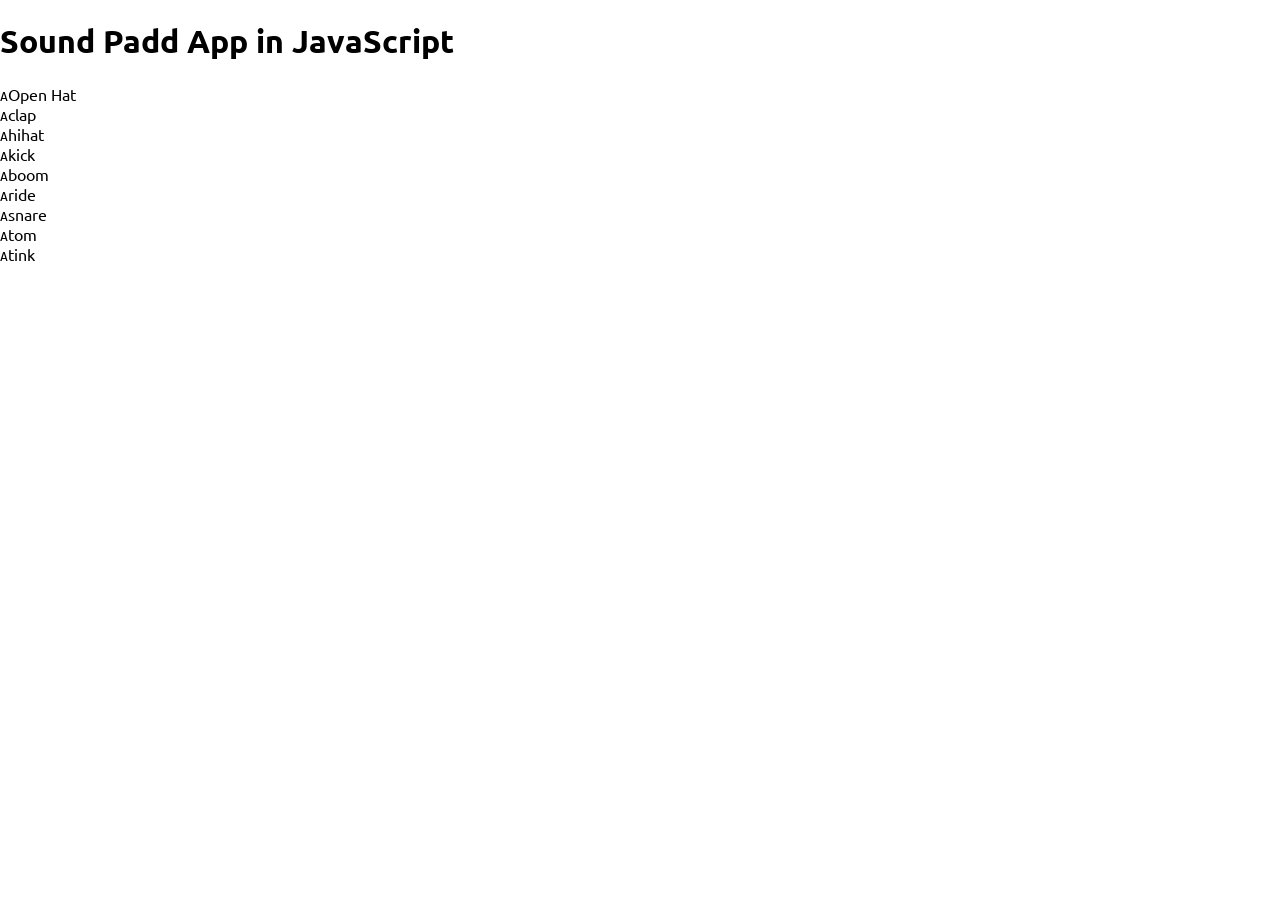
<file: index.html>
<!DOCTYPE html>
<html lang="en">

<head>
  <meta charset="UTF-8">
  <meta http-equiv="X-UA-Compatible" content="IE=edge">
  <meta name="viewport" content="width=device-width, initial-scale=1.0">
  <link rel="stylesheet" href="style.css">
  <title>Sound Pad App</title>
</head>

<body>

  <h1>Sound Padd App in JavaScript</h1>
  <div class="keys">

    <div data-key="65" class="key"><kbd>A</kbd><span class="sound">Open
        Hat</span></div>
    <div data-key="83" class="key"><kbd>A</kbd><span class="sound">clap</span></div>
    <div data-key="68" class="key"><kbd>A</kbd><span class="sound">hihat</span></div>
    <div data-key="70" class="key"><kbd>A</kbd><span class="sound">kick</span></div>
    <div data-key="72" class="key"><kbd>A</kbd><span class="sound">boom</span></div>
    <div data-key="74" class="key"><kbd>A</kbd><span class="sound">ride</span></div>
    <div data-key="75" class="key"><kbd>A</kbd><span class="sound">snare</span></div>
    <div data-key="65" class="key"><kbd>A</kbd><span class="sound">tom</span></div>
    <div data-key="76" class="key"><kbd>A</kbd><span class="sound">tink</span></div>


  </div>

  <audio src="https://s3-us-west-2.amazonaws.com/s.cdpn.io/67723/clap.wav" data-key="83"></audio>
  <audio src="https://s3-us-west-2.amazonaws.com/s.cdpn.io/67723/hihat.wav" data-key="68"></audio>
  <audio src="https://s3-us-west-2.amazonaws.com/s.cdpn.io/67723/kick.wav" data-key="70"></audio>
  <audio src="https://s3-us-west-2.amazonaws.com/s.cdpn.io/67723/openhat.wav" data-key="65"></audio>
  <audio src="https://s3-us-west-2.amazonaws.com/s.cdpn.io/67723/boom.wav" data-key="71"></audio>
  <audio src="https://s3-us-west-2.amazonaws.com/s.cdpn.io/67723/ride.wav" data-key="72"></audio>
  <audio src="https://s3-us-west-2.amazonaws.com/s.cdpn.io/67723/snare.wav" data-key="74"></audio>
  <audio src="https://s3-us-west-2.amazonaws.com/s.cdpn.io/67723/tom.wav" data-key="75"></audio>
  <audio src="https://s3-us-west-2.amazonaws.com/s.cdpn.io/67723/tink.wav" data-key="76"></audio>

  <script src="index.html"></script>
</body>

</html>
</file>
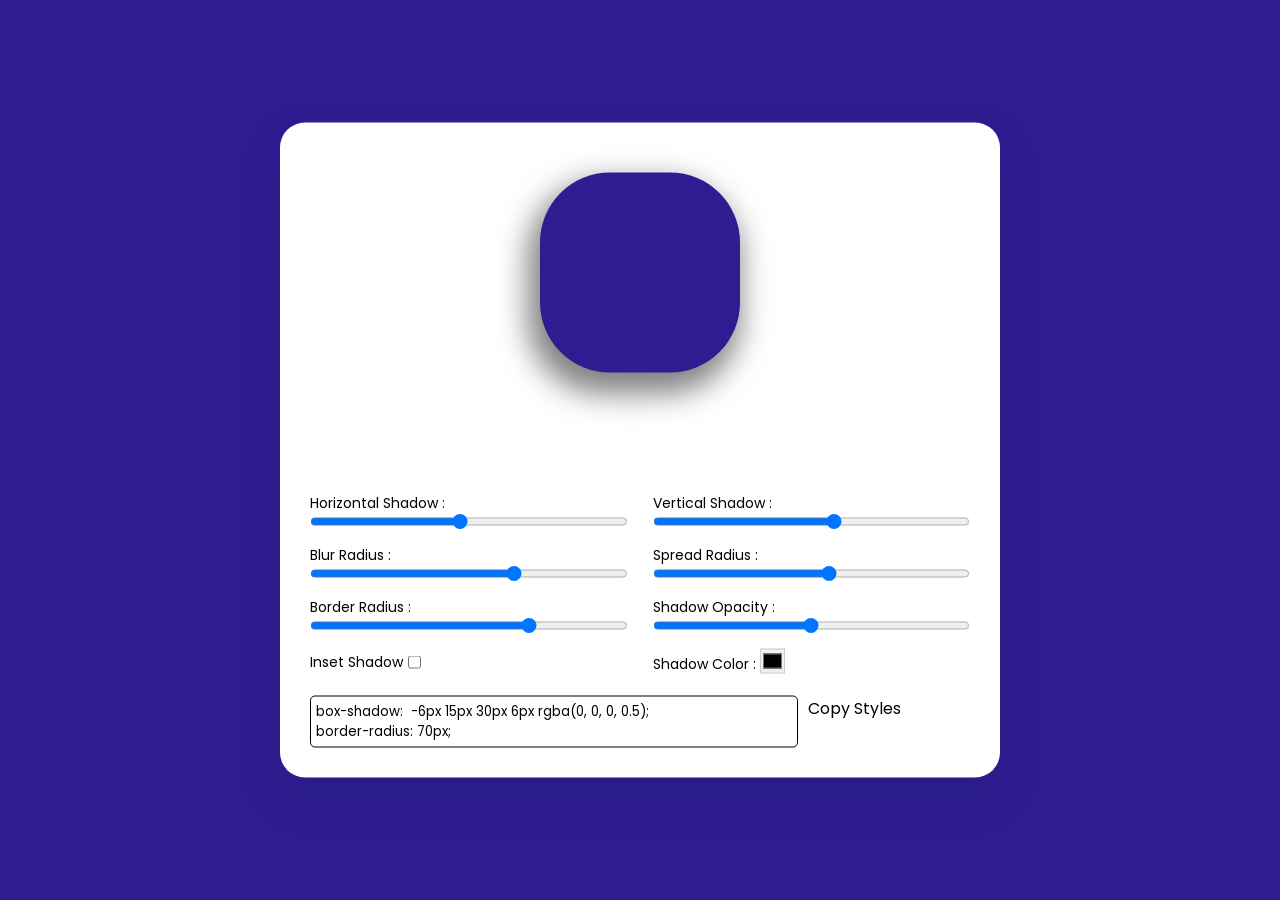
<file: clone_coding/Box Shadow Generator/index.html>
<!DOCTYPE html>
<html lang="en">

<head>
  <meta charset="UTF-8">
  <meta name="viewport" content="width=device-width, initial-scale=1.0">
  <link rel="stylesheet" href="style.css">
  <title>Box shadow Generator</title>
</head>

<body>

  <div class="container">
    <div class="result">
      <div id="preview"></div>
    </div>

    <div class="settings">
      <div class="range-wrapper">
        <label for="x-shadow">Horizontal Shadow :</label>
        <input type="range" id="x-shadow" min="-100" max="100" value="-6">
      </div>
      <div class="range-wrapper">
        <label for="y-shadow">Vertical Shadow :</label>
        <input type="range" id="y-shadow" min="-100" max="100" value="15">
      </div>
      <div class="range-wrapper">
        <label for="blur-r">Blur Radius :</label>
        <input type="range" id="blur-r" min="-100" max="100" value="30">
      </div>
      <div class="range-wrapper">
        <label for="spread-r">Spread Radius :</label>
        <input type="range" id="spread-r" min="-50" max="50" value="6">
      </div>
      <div class="range-wrapper">
        <label for="border-r">Border Radius :</label>
        <input type="range" id="border-r" min="0" max="100" step="1" value="70">
      </div>
      <div class="range-wrapper">
        <label for="shadow-opacity">Shadow Opacity :</label>
        <input type="range" id="shadow-opacity" min="0" max="1" step="0.1" value="0.5">
      </div>

      <div class="input-wrapper">
        <label for="inset-shadow">Inset Shadow</label>
        <input type="checkbox" id="inset-shadow">
      </div>

      <div class="color-wraper">
        <label for="shadow-color">Shadow Color :</label>
        <input type="color" id="shadow-color">
      </div>

    </div>

    <div class="code-container">
      <textarea id="styles" rows="2"></textarea>
      <buttion id="copy-styles" onclick="copyStyles()">Copy Styles</buttion>
    </div>
      
  </div>


  <script src="index.js"></script>
</body>

</html>
</file>
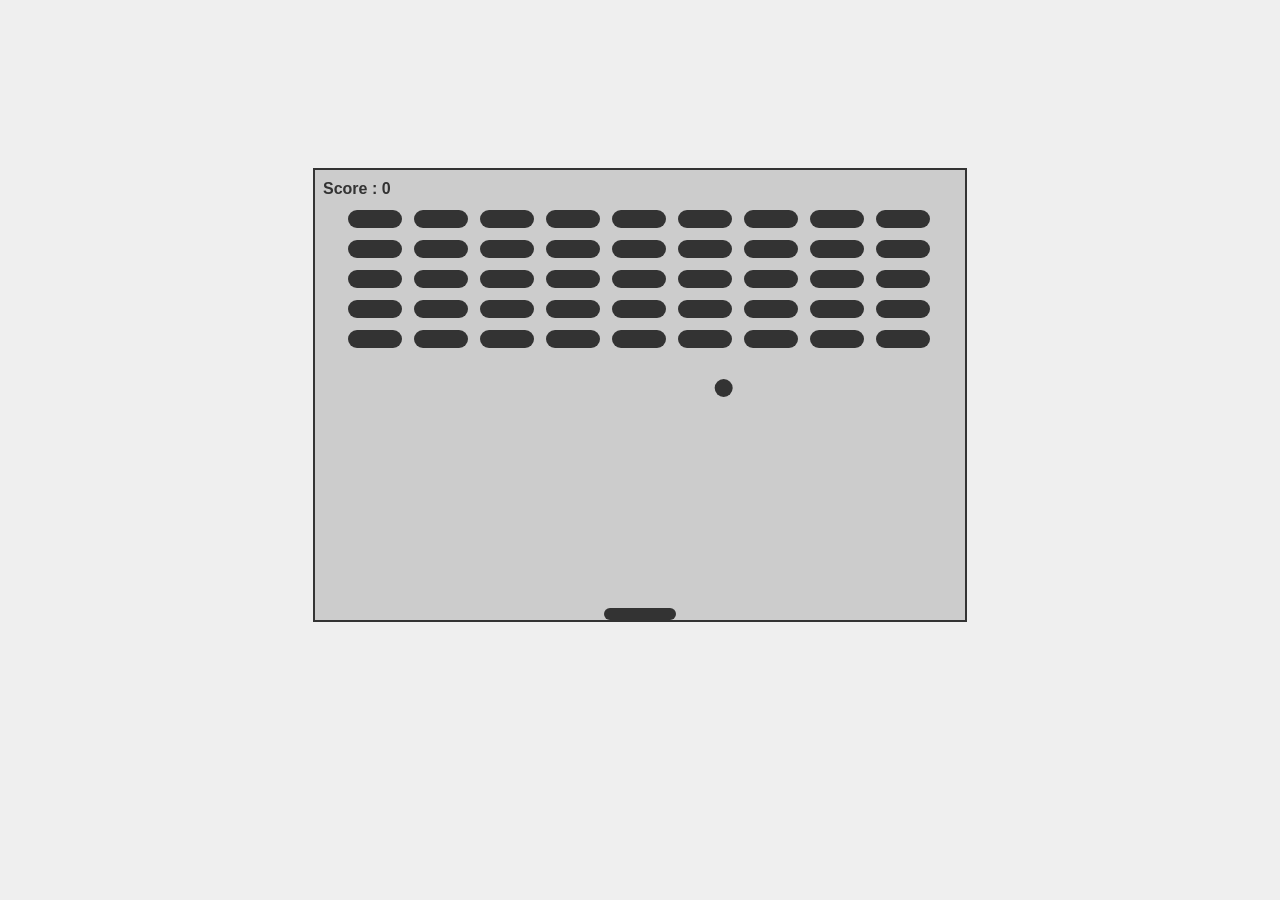
<file: clone_coding/Breakout Game/index.html>
<!DOCTYPE html>
<html lang="en">

<head>
  <meta charset="UTF-8">
  <meta name="viewport" content="width=device-width, initial-scale=1.0">
  <link rel="stylesheet" href="style.css">
  <title>Bounce Ball</title>
</head>

<body>

  <canvas id="game" width="650" height="450"></canvas>

  <script src="index.js"></script>
</body>

</html>
</file>
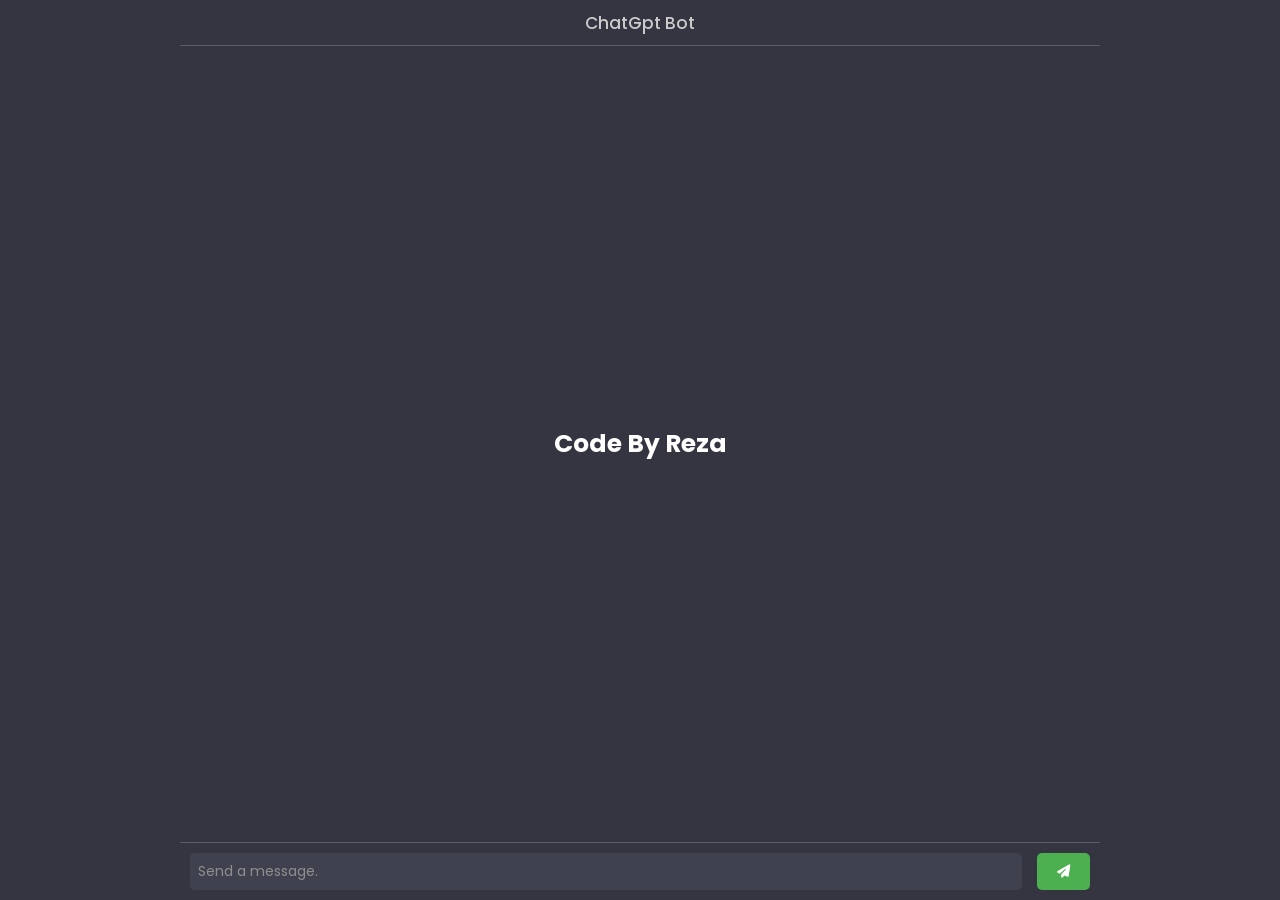
<file: clone_coding/chat Bot/index.html>
<!DOCTYPE html>
<html lang="en">

<head>
  <meta charset="UTF-8">
  <meta name="viewport" content="width=device-width, initial-scale=1.0">
  <link rel="stylesheet" href="https://cdnjs.cloudflare.com/ajax/libs/font-awesome/6.4.0/css/all.min.css">
  <link rel="stylesheet" href="style.css">
  <title>ChatGpt Bot</title>
</head>

<body>

  <div class="container">
    <div class="header">
      <h3>ChatGpt Bot</h3>
    </div>

    <div class="info">
      <a href="https://github.com/elecch" target="_blank">
        Code By Reza
      </a>
    </div>

    <div class="chat-container">
      <div id="chat-log"></div>
    </div>

    <div class="input-container">
      <input type="text" id="user-input" placeholder="Send a message.">
      <button id="send-button">
        <i class="fa-solid fa-paper-plane" id="button-icon"></i>
      </button>
    </div>

  </div>

  <script src="index.js"></script>
</body>

</html>
</file>
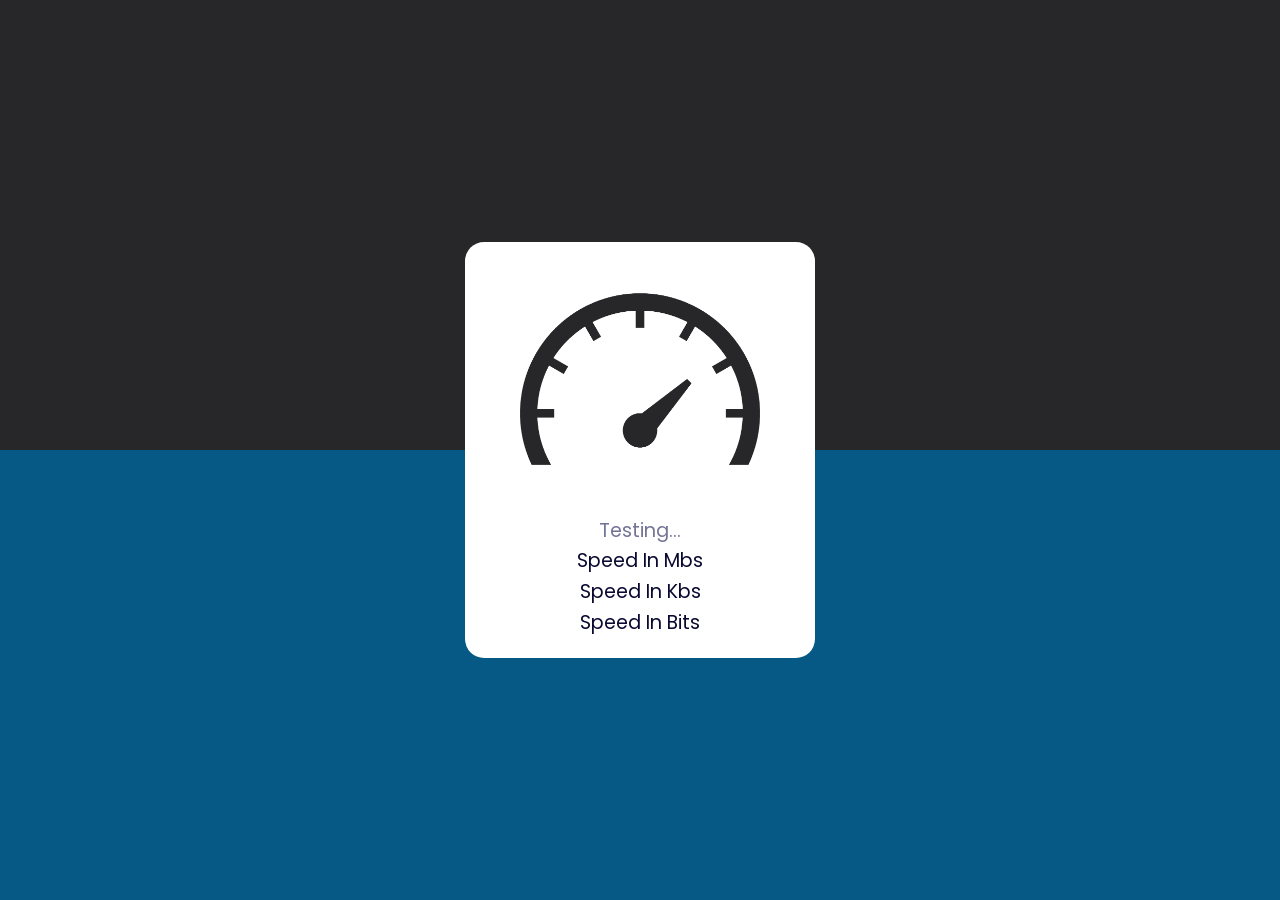
<file: clone_coding/Internet Speed Test/index.html>
<!DOCTYPE html>
<html lang="en">

<head>
  <meta charset="UTF-8">
  <meta name="viewport" content="width=device-width, initial-scale=1.0">
  <link rel="stylesheet" href="style.css">
  <title>Detect Internet Speed</title>
</head>

<div class="container">
  <img src="speedometer.png">
  <p id="info"><span>...</span></p>
  <p id="mbs"><span>Speed In Mbs</span></p>
  <p id="kbs"><span>Speed In Kbs</span></p>
  <p id="bits"><span>Speed In Bits</span></p>
</div>

<body>



  <script src="index.js"></script>
</body>

</html>
</file>
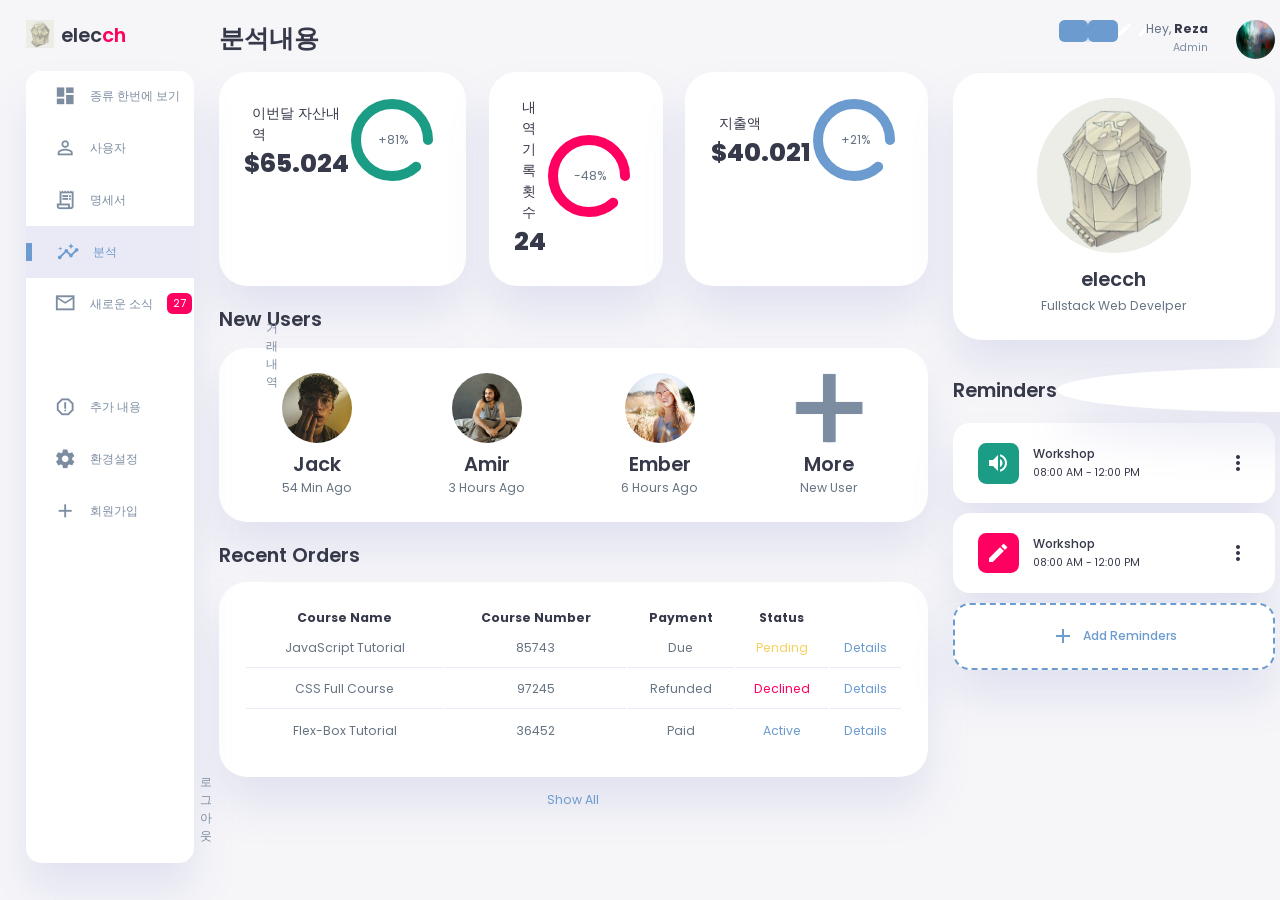
<file: clone_coding/light&dark_mode/index.html>
<!DOCTYPE html>
<html lang="en">

<head>
  <meta charset="UTF-8">
  <meta name="viewport" content="width=device-width, initial-scale=1.0">
  <link href="https://fonts.googleapis.com/icon?family=Material+Icons+Sharp" rel="stylesheet">
  <link rel="stylesheet" href="sytle.css">
  <title>Responsive Dashboard Design #1 | AsmrProg</title>
</head>

<body>

  <div class="container">
    <!-- Sidebar Section -->
    <aside>
      <div class="toggle">
        <div class="logo">
          <img src="images/logo2.png">
          <h2>elec<span class="danger">ch</span></h2>
        </div>
        <div class="close" id="close-btn">
          <span class="material-icons-sharp">
            close
          </span>
        </div>
      </div>

      <div class="sidebar">
        <a href="#">
          <span class="material-icons-sharp">
            dashboard
          </span>
          <h3>종류 한번에 보기</h3>
        </a>
        <a href="#">
          <span class="material-icons-sharp">
            person_outline
          </span>
          <h3>사용자</h3>
        </a>
        <a href="#">
          <span class="material-icons-sharp">
            receipt_long
          </span>
          <h3>명세서</h3>
        </a>
        <a href="#" class="active">
          <span class="material-icons-sharp">
            insights
          </span>
          <h3>분석</h3>
        </a>
        <a href="#">
          <span class="material-icons-sharp">
            mail_outline
          </span>
          <h3>새로운 소식</h3>
          <span class="message-count">27</span>
        </a>
        <a href="#">
          <span class="material-icons-sharp">
            inventory
          </span>
          <h3>거래 내역</h3>
        </a>
        <a href="#">
          <span class="material-icons-sharp">
            report_gmailerrorred
          </span>
          <h3>추가 내용</h3>
        </a>
        <a href="#">
          <span class="material-icons-sharp">
            settings
          </span>
          <h3>환경설정</h3>
        </a>
        <a href="#">
          <span class="material-icons-sharp">
            add
          </span>
          <h3>회원가입</h3>
        </a>
        <a href="#">
          <span class="material-icons-sharp">
            logout
          </span>
          <h3>로그아웃</h3>
        </a>
      </div>
    </aside>
    <!-- End of Sidebar Section -->

    <!-- Main Content -->
    <main>
      <h1>분석내용</h1>
      <!-- Analyses-->
      <div class="analyse">
        <div class="sales">
          <div class="status">
            <div class="info">
              <h3>이번달 자산내역</h3>
              <h1>$65.024</h1>
            </div>
            <div class="progresss">
              <svg>
                <circle cx="38" cy="38" r="36"></circle>
              </svg>
              <div class="percentage">
                <p>+81%</p>
              </div>
            </div>
          </div>
        </div>
        <div class="visits">
          <div class="status">
            <div class="info">
              <h3>내역 기록횟수</h3>
              <h1>24</h1>
            </div>
            <div class="progresss">
              <svg>
                <circle cx="38" cy="38" r="36"></circle>
              </svg>
              <div class="percentage">
                <p>-48%</p>
              </div>
            </div>
          </div>
        </div>
        <div class="searches">
          <div class="status">
            <div class="info">
              <h3>지출액</h3>
              <h1>$40.021</h1>
            </div>
            <div class="progresss">
              <svg>
                <circle cx="38" cy="38" r="36"></circle>
              </svg>
              <div class="percentage">
                <p>+21%</p>
              </div>
            </div>
          </div>
        </div>
      </div>
      <!-- End of Analyses-->

      <!-- New Users Section -->
      <div class="new-users">
        <h2>New Users</h2>
        <div class="user-list">
          <div class="user">
            <img src="images/profile-2.jpg">
            <h2>Jack</h2>
            <p>54 Min Ago</p>
          </div>
          <div class="user">
            <img src="images/profile-3.jpg">
            <h2>Amir</h2>
            <p>3 Hours Ago</p>
          </div>
          <div class="user">
            <img src="images/profile-4.jpg">
            <h2>Ember</h2>
            <p>6 Hours Ago</p>
          </div>
          <div class="user">
            <img src="images/plus.png">
            <h2>More</h2>
            <p>New User</p>
          </div>
        </div>
      </div>
      <!-- End of New Users Section -->

      <!-- Recent Orders Table -->
      <div class="recent-orders">
        <h2>Recent Orders</h2>
        <table>
          <thead>
            <tr>
              <th>Course Name</th>
              <th>Course Number</th>
              <th>Payment</th>
              <th>Status</th>
              <th></th>
            </tr>
          </thead>
          <tbody></tbody>
        </table>
        <a href="#">Show All</a>
      </div>
      <!-- End of Recent Orders s-->

    </main>
    <!-- End of Main Content-->

    <!-- Right Section -->
    <div class="right-section">
      <div class="nav">
        <button id="menu-btn">
          <span class="material-icons-sharp">
            menu
          </span>
        </button>
        <div class="dark-mode">
          <span class="material-icons-sharp active">
            light_mode
          </span>
          <span class="material-icons-sharp active">
            dark_mode
          </span>
        </div>

        <div class="profile">
          <div class="info">
            <p>Hey, <b>Reza</b></p>
            <small class="text-muted">
              Admin
            </small>
          </div>
          <div class="profile-photo">
            <img src="images/profile-1.jpg">
          </div>
        </div>

      </div>
      <!-- End of Nav -->

      <div class="user-profile">
        <div class="logo">
          <img src="images/logo2.png">
          <h2>elecch</h2>
          <p>Fullstack Web Develper</p>
        </div>
      </div>

      <div class="reminders">
        <div class="header">
          <h2>Reminders</h2>
          <span class="material-icons-sharp">
            notification_none
          </span>
        </div>

        <div class="notification">
          <div class="icon">
            <span class="material-icons-sharp">
              volume_up
            </span>
          </div>
          <div class="content">
            <div class="info">
              <h3>Workshop</h3>
              <small class="text_muted">
                08:00 AM - 12:00 PM
              </small>
            </div>
            <span class="material-icons-sharp">
              more_vert
            </span>
          </div>
        </div>

        <div class="notification deactive">
          <div class="icon">
            <span class="material-icons-sharp">
              edit
            </span>
          </div>
          <div class="content">
            <div class="info">
              <h3>Workshop</h3>
              <small class="text_muted">
                08:00 AM - 12:00 PM
              </small>
            </div>
            <span class="material-icons-sharp">
              more_vert
            </span>
          </div>
        </div>

        <div class="notification add-reminder">
          <div>
            <span class="material-icons-sharp">
              add
            </span>
            <h3>Add Reminders</h3>
          </div>
        </div>

      </div>
    </div>


  </div>


  <script src="orders.js"></script>
  <script src="index.js"></script>
</body>

</html>
</file>
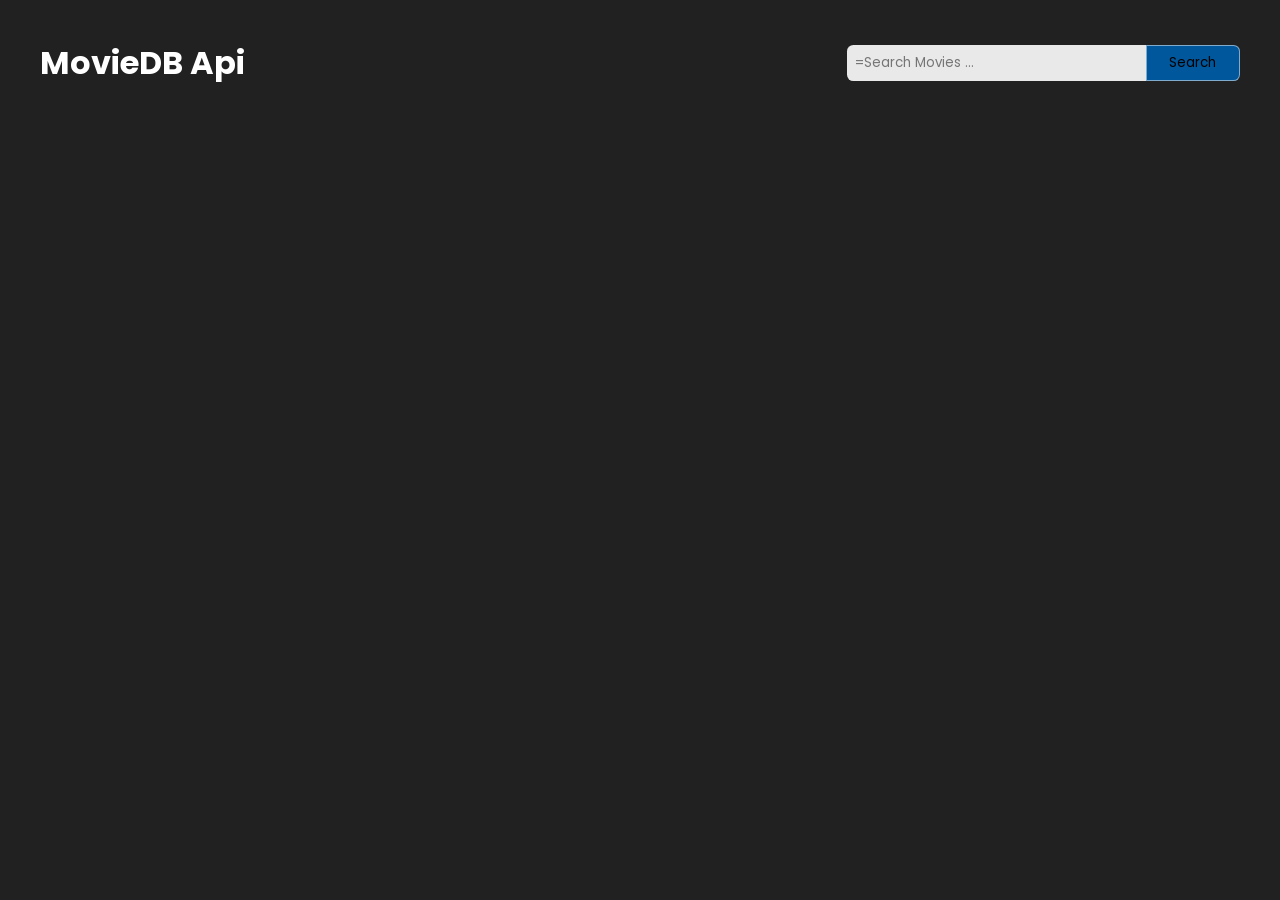
<file: clone_coding/movie App/index.html>
<!DOCTYPE html>
<html lang="en">

<head>
  <meta charset="UTF-8">
  <meta name="viewport" content="width=device-width, initial-scale=1.0">
  <link rel="stylesheet" href="sytle.css">
  <title>Movie App</title>
</head>

<body>

  <div class="container">
    <div class="search-box">
      <a href="#">
        <h1>MovieDB Api</h1>
      </a>
      <form id="search-form">
        <input type="text" id="search-input" placeholder="=Search Movies ... ">
        <button class="search-btn" type="submit">Search
        </button>
      </form>
    </div>

    <div id="result"> </div>
  </div>

  <script src="index.js"></script>
</body>

</html>
</file>
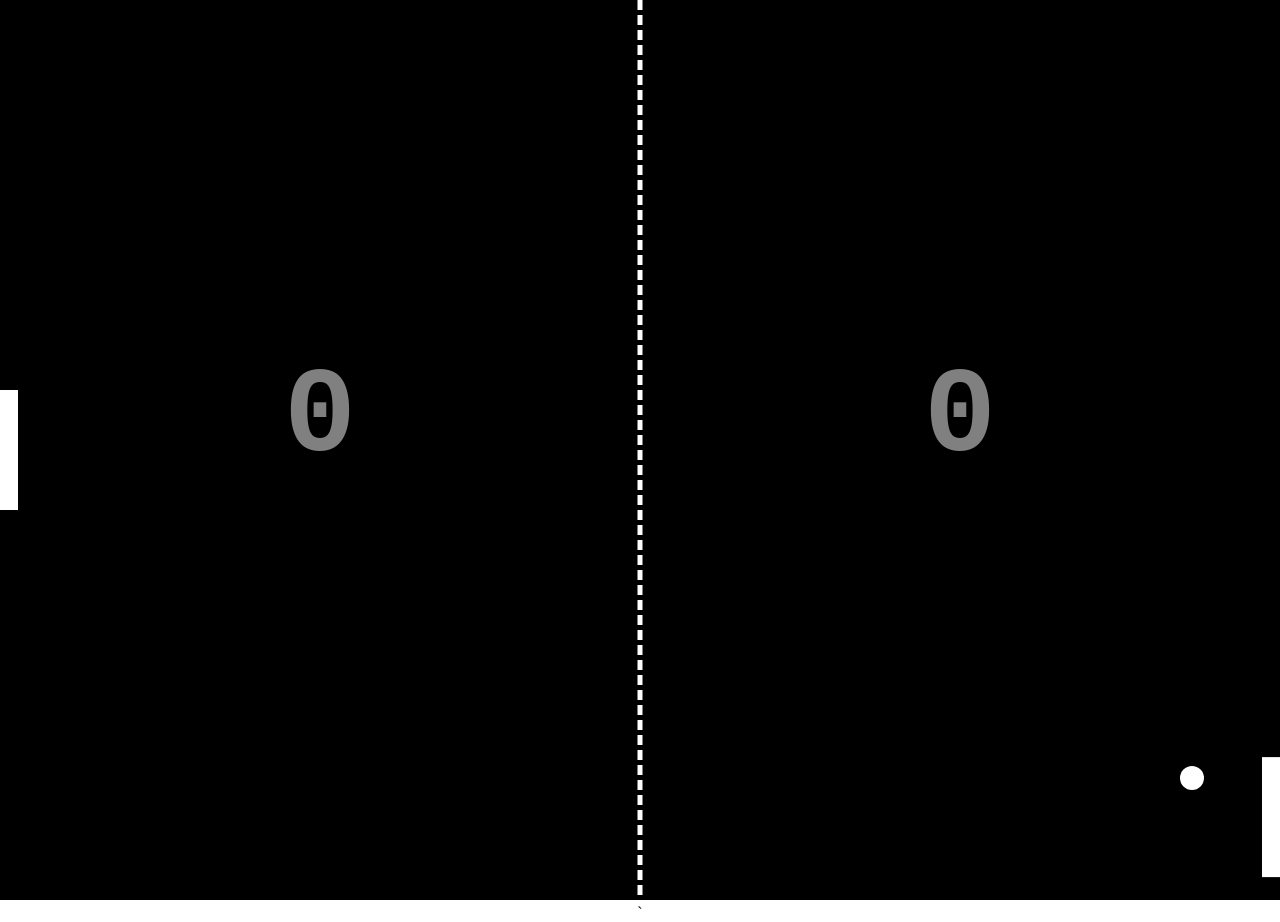
<file: clone_coding/PingPong/index.html>
<!DOCTYPE html>
<html lang="en">

<head>
  <meta charset="UTF-8">
  <meta http-equiv="X-UA-Compatible" content="IE=edge">
  <meta name="viewport" content="width=device-width, initial-scale=1.0">
  <link rel="stylesheet" href="style.css">
  <title>Day #33 - Pong Game | AsmrProg</title>
</head>

<body>

  <canvas id="game"></canvas>

  <script src="index.js"></script>
</body>

</html>`
</file>
<file: style.css>
@import url("https://fonts.googleapis.com/css?family=Ubuntu");

body{
  font-family: 'Ubuntu';
  margin: 0;
}
</file>
<file: clone_coding/Box Shadow Generator/style.css>
@import url('https://fonts.googleapis.com/css2?family=Poppins:wght@300;400;500;600;700;800&display=swap');

*{
    margin: 0;
    padding: 0;
    box-sizing: border-box;
    font-family: 'Poppins', sans-serif;
}

body{
    background-color: #311b92;
}

label{
    font-size: 14px;
}

.container{
    background-color: #fff;
    position: absolute;
    transform: translate(-50%, -50%);
    top: 50%;
    left: 50%;
    padding: 30px;
    width: 80vmin;
    border-radius: 25px;
    box-shadow: 0 20px 40px rgba(2, 42, 83, 0.2);
}

.result{
    padding: 20px 0 120px;
}

#preview{
    background-color: #311b92;
    width: 200px;
    height: 200px;
    position: relative;
    margin: auto;
    border-radius: 70px;
    box-shadow: -6px 15px 30px 6px rgba(0, 0, 0, 0.5);
}

.settings{
    display: grid;
    grid-template-columns: 6fr 6fr;
    gap: 15px 25px;
}

.range-wrapper, #color-wrapper{
    display: flex;
    flex-direction: column;
    justify-content: space-between;
}

input[type="range"]{
    width: 100%;
    cursor: pointer;
}

input[type="checkbox"]{
    cursor: pointer;
}

.code-container{
    display: grid;
    grid-template-columns: 6fr 2fr;
    gap: 10px;
    margin-top: 20px;
}

.code-container button{
    background-color: #311b92;
    border-radius: 5px;
    cursor: pointer;
    border: none;
    color: #fff;
}

textarea{
    resize: none;
    padding: 5px;
    border: 1px solid #000;
    border-radius: 5px;
}

.input-wrapper{
    display: flex;
    align-items: center;
    gap: 5px;
}

#color-wrapper{
    display: flex;
    flex-direction: row;
    justify-content: flex-start;
    align-items: center;
    gap: 5px;
}

input[type="color"]{
    width: 25px;
    height: 25px;
    border: 1px solid #ccc;
    cursor: pointer;
}
</file>
<file: clone_coding/Breakout Game/style.css>
body{
  height: 100%;
  display: flex;
  align-items: center;
  justify-content: center;
  background-color: #efefef;
}

#game{
  background-color: #ccc;
  margin-top: 10rem;
  border: 2px solid #333;
}
</file>
<file: clone_coding/chat Bot/style.css>
@import url('https://fonts.googleapis.com/css2?family=Poppins:wght@700&display=swap');

*{
  font-family:  'Poppins', sans-serif;
}

body{
  margin: 0;
  padding: 0;
  background-color: #343541;
}

.header {
  display: flex;
  align-items: center;
  justify-content: center;
  color: #ccc;
  border-bottom: 1px solid #5c5c66;
  height: 45px;
}

.header h3{
  font-size: 17px;
  font-weight: 500;
}

.container{
  max-width: 920px;
  height: 100vh;
  display: flex;
  flex-direction: column;
  justify-content: space-between;
  margin: 0 auto;
}

.info{
  display: flex;
  align-items: center;
  justify-content: center;
  flex: 20;
}

.info a{
  color: #fff;
  text-decoration: none;
  font-size: 25px;
  font-weight: bold;
  transition: all 0.3s ease;
}

.info a:hover{
  color: #4caf50;
}

.input-container{
  background-color: #343541;
  padding: 10px;
  display: flex;
  justify-content: space-between;
  border-top: 1px solid #5c5c66;
  position: sticky;
  bottom: 0;
}

#user-input{
  background-color:  #40414f;
  color: #fff;
  border: none;
  outline: none;
  padding: 8px;
  flex: 9;
  font-size: 14px;
  font-weight: 400;
  border-radius: 5px;
}

#user-input::placeholder{
  color: #8e8e8e;
  font-weight: 400;
}

#send-button{
  display: flex;
  align-items: center;
  justify-content: center;
  padding: 8px 20px;
  border: none;
  border-radius: 5px;
  background-color: #4caf50;
  color: #fff;
  cursor: pointer;
  margin-left: 15px;
  transition: all 0.3s ease;
}

#send-button:hover{
  background-color: #388e3c;
}
</file>
<file: clone_coding/Internet Speed Test/style.css>
@import url('https://fonts.googleapis.com/css2?family=Poppins:ital,wght@0,800;1,700&display=swap');

*{
  margin: 0;
  padding: 0;
  box-sizing: border-box;
  font-family: 'Poppins', sans-serif;
}

body{
  height: 100vh;
  background: linear-gradient(#27272a 50%, #075985 50%);
  display: flex;
  align-items: center;
  justify-content: center;
}

.container{
  background-color:  #fff;
  display: flex;
  flex-direction: column;
  align-items: center;
  width: 350px;
  padding: 0 2em 1em;
  border-radius: 1em;
  font-size: 1.2em;
  line-height: 1.6em;
  box-sizing: 0 1.6em 2.4em rgba(40, 4, 67, 0.3);
}

.container img{
  width: 100%;
}

.container img{
  width: 100%;
}

p{
    font-weight: 400;
    color: #747497;
}

span{
  font-weight: 400;
  color: #090931;
}
</file>
<file: clone_coding/light&dark_mode/sytle.css>
@import url('https://fonts.googleapis.com/css2?family=Poppins:wght@300;400;500;600;700;800&display=swap');

:root{
    --color-primary: #6C9BCF;
    --color-danger: #FF0060;
    --color-success: #1B9C85;
    --color-warning: #F7D060;
    --color-white: #fff;
    --color-info-dark: #7d8da1;
    --color-dark: #363949;
    --color-light: rgba(132, 139, 200, 0.18);
    --color-dark-variant: #677483;
    --color-background: #f6f6f9;

    --card-border-radius: 2rem;
    --border-radius-1: 0.4rem;
    --border-radius-2: 1.2rem;

    --card-padding: 1.8rem;
    --padding-1: 1.2rem;

    --box-shadow: 0 2rem 3rem var(--color-light);
}

.dark-mode-variables{
    --color-background: #181a1e;
    --color-white: #202528;
    --color-dark: #edeffd;
    --color-dark-variant: #a3bdcc;
    --color-light: rgba(0, 0, 0, 0.4);
    --box-shadow: 0 2rem 3rem var(--color-light);
}

*{
    margin: 0;
    padding: 0;
    outline: 0;
    appearance: 0;
    border: 0;
    text-decoration: none;
    box-sizing: border-box;
}

html{
    font-size: 14px;
}

body{
    width: 100vw;
    height: 100vh;
    font-family: 'Poppins', sans-serif;
    font-size: 0.88rem;
    user-select: none;
    overflow-x: hidden;
    color: var(--color-dark);
    background-color: var(--color-background);
}

a{
    color: var(--color-dark);
}

img{
    display: block;
    width: 100%;
    object-fit: cover;
}

h1{
    font-weight: 800;
    font-size: 1.8rem;
}

h2{
    font-weight: 600;
    font-size: 1.4rem;
}

h3{
    font-weight: 500;
    font-size: 0.87rem;
}

small{
    font-size: 0.76rem;
}

p{
    color: var(--color-dark-variant);
}

b{
    color: var(--color-dark);
}

.text-muted{
    color: var(--color-info-dark);
}

.primary{
    color: var(--color-primary);
}

.danger{
    color: var(--color-danger);
}

.success{
    color: var(--color-success);
}

.warning{
    color: var(--color-warning);
}

.container{
    display: grid;
    width: 96%;
    margin: 0 auto;
    gap: 1.8rem;
    grid-template-columns: 12rem auto 23rem;
}

aside{
    height: 100vh;
}

aside .toggle{
    display: flex;
    align-items: center;
    justify-content: space-between;
    margin-top: 1.4rem;
}

aside .toggle .logo{
    display: flex;
    gap: 0.5rem;
}

aside .toggle .logo img{
    width: 2rem;
    height: 2rem;
}

aside .toggle .close{
    padding-right: 1rem;
    display: none;
}

aside .sidebar{
    display: flex;
    flex-direction: column;
    background-color: var(--color-white);
    box-shadow: var(--box-shadow);
    border-radius: 15px;
    height: 88vh;
    position: relative;
    top: 1.5rem;
    transition: all 0.3s ease;
}

aside .sidebar:hover{
    box-shadow: none;
}

aside .sidebar a{
    display: flex;
    align-items: center;
    color: var(--color-info-dark);
    height: 3.7rem;
    gap: 1rem;
    position: relative;
    margin-left: 2rem;
    transition: all 0.3s ease;
}

aside .sidebar a span{
    font-size: 1.6rem;
    transition: all 0.3s ease;
}

aside .sidebar a:last-child{
    position: absolute;
    bottom: 2rem;
    width: 100%;
}

aside .sidebar a.active{
    width: 100%;
    color: var(--color-primary);
    background-color: var(--color-light);
    margin-left: 0;
}

aside .sidebar a.active::before{
    content: '';
    width: 6px;
    height: 18px;
    background-color: var(--color-primary);
}

aside .sidebar a.active span{
    color: var(--color-primary);
    margin-left: calc(1rem - 3px);
}

aside .sidebar a:hover{
    color: var(--color-primary);
}

aside .sidebar a:hover span{
    margin-left: 0.6rem;
}

aside .sidebar .message-count{
    background-color: var(--color-danger);
    padding: 2px 6px;
    color: var(--color-white);
    font-size: 11px;
    border-radius: var(--border-radius-1);
}

main{
    margin-top: 1.4rem;
}

main .analyse{
    display: grid;
    grid-template-columns: repeat(3, 1fr);
    gap: 1.6rem;
}

main .analyse > div{
    background-color: var(--color-white);
    padding: var(--card-padding);
    border-radius: var(--card-border-radius);
    margin-top: 1rem;
    box-shadow: var(--box-shadow);
    cursor: pointer;
    transition: all 0.3s ease;
}

main .analyse > div:hover{
    box-shadow: none;
}

main .analyse > div .status{
    display: flex;
    align-items: center;
    justify-content: space-between;
}

main .analyse h3{
    margin-left: 0.6rem;
    font-size: 1rem;
}

main .analyse .progresss{
    position: relative;
    width: 92px;
    height: 92px;
    border-radius: 50%;
}

main .analyse svg{
    width: 7rem;
    height: 7rem;
}

main .analyse svg circle{
    fill: none;
    stroke-width: 10;
    stroke-linecap: round;
    transform: translate(5px, 5px);
}

main .analyse .sales svg circle{
    stroke: var(--color-success);
    stroke-dashoffset: -30;
    stroke-dasharray: 200;
}

main .analyse .visits svg circle{
    stroke: var(--color-danger);
    stroke-dashoffset: -30;
    stroke-dasharray: 200;
}

main .analyse .searches svg circle{
    stroke: var(--color-primary);
    stroke-dashoffset: -30;
    stroke-dasharray: 200;
}

main .analyse .progresss .percentage{
    position: absolute;
    top: -3px;
    left: -1px;
    display: flex;
    align-items: center;
    justify-content: center;
    height: 100%;
    width: 100%;
}

main .new-users{
    margin-top: 1.3rem;
}

main .new-users .user-list{
    background-color: var(--color-white);
    padding: var(--card-padding);
    border-radius: var(--card-border-radius);
    margin-top: 1rem;
    box-shadow: var(--box-shadow);
    display: flex;
    justify-content: space-around;
    flex-wrap: wrap;
    gap: 1.4rem;
    cursor: pointer;
    transition: all 0.3s ease;
}

main .new-users .user-list:hover{
    box-shadow: none;
}

main .new-users .user-list .user{
    display: flex;
    flex-direction: column;
    align-items: center;
    justify-content: center;
}

main .new-users .user-list .user img{
    width: 5rem;
    height: 5rem;
    margin-bottom: 0.4rem;
    border-radius: 50%;
}

main .recent-orders{
    margin-top: 1.3rem;
}

main .recent-orders h2{
    margin-bottom: 0.8rem;
}

main .recent-orders table{
    background-color: var(--color-white);
    width: 100%;
    padding: var(--card-padding);
    text-align: center;
    box-shadow: var(--box-shadow);
    border-radius: var(--card-border-radius);
    transition: all 0.3s ease;
}

main .recent-orders table:hover{
    box-shadow: none;
}

main table tbody td{
    height: 2.8rem;
    border-bottom: 1px solid var(--color-light);
    color: var(--color-dark-variant);
}

main table tbody tr:last-child td{
    border: none;
}

main .recent-orders a{
    text-align: center;
    display: block;
    margin: 1rem auto;
    color: var(--color-primary);
}

.right-section{
    margin-top: 1.4rem;
}

.right-section .nav{
    display: flex;
    justify-content: end;
    gap: 2rem;
}

.right-section .nav button{
    display: none;
}

.right-section .dark-mode{
    background-color: var(--color-light);
    display: flex;
    justify-content: space-between;
    align-items: center;
    height: 1.6rem;
    width: 4.2rem;
    cursor: pointer;
    border-radius: var(--border-radius-1);
}

.right-section .dark-mode span{
    font-size: 1.2rem;
    width: 50%;
    height: 100%;
    display: flex;
    align-items: center;
    justify-content: center;
}

.right-section .dark-mode span.active{
    background-color: var(--color-primary);
    color: white;
    border-radius: var(--border-radius-1);
}

.right-section .nav .profile{
    display: flex;
    gap: 2rem;
    text-align: right;
}

.right-section .nav .profile .profile-photo{
    width: 2.8rem;
    height: 2.8rem;
    border-radius: 50%;
    overflow: hidden;
}

.right-section .user-profile{
    display: flex;
    justify-content: center;
    text-align: center;
    margin-top: 1rem;
    background-color: var(--color-white);
    padding: var(--card-padding);
    border-radius: var(--card-border-radius);
    box-shadow: var(--box-shadow);
    cursor: pointer;
    transition: all 0.3s ease;
}

.right-section .user-profile:hover{
    box-shadow: none;
}

.right-section .user-profile img{
    width: 11rem;
    height: auto;
    margin-bottom: 0.8rem;
    border-radius: 50%;
}

.right-section .user-profile h2{
    margin-bottom: 0.2rem;
}

.right-section .reminders{
    margin-top: 2rem;
}

.right-section .reminders .header{
    display: flex;
    align-items: center;
    justify-content: space-between;
    margin-bottom: 0.8rem;
}

.right-section .reminders .header span{
    padding: 10px;
    box-shadow: var(--box-shadow);
    background-color: var(--color-white);
    border-radius: 50%;
}

.right-section .reminders .notification{
    background-color: var(--color-white);
    display: flex;
    align-items: center;
    gap: 1rem;
    margin-bottom: 0.7rem;
    padding: 1.4rem var(--card-padding);
    border-radius: var(--border-radius-2);
    box-shadow: var(--box-shadow);
    cursor: pointer;
    transition: all 0.3s ease;
}

.right-section .reminders .notification:hover{
    box-shadow: none;
}

.right-section .reminders .notification .content{
    display: flex;
    justify-content: space-between;
    align-items: center;
    margin: 0;
    width: 100%;
}

.right-section .reminders .notification .icon{
    padding: 0.6rem;
    color: var(--color-white);
    background-color: var(--color-success);
    border-radius: 20%;
    display: flex;
}

.right-section .reminders .notification.deactive .icon{
    background-color: var(--color-danger);
}

.right-section .reminders .add-reminder{
    background-color: var(--color-white);
    border: 2px dashed var(--color-primary);
    color: var(--color-primary);
    display: flex;
    align-items: center;
    justify-content: center;
    cursor: pointer;
}

.right-section .reminders .add-reminder:hover{
    background-color: var(--color-primary);
    color: white;
}

.right-section .reminders .add-reminder div{
    display: flex;
    align-items: center;
    gap: 0.6rem;
}

@media screen and (max-width: 1200px) {
    .container{
        width: 95%;
        grid-template-columns: 7rem auto 23rem;
    }

    aside .logo h2{
        display: none;
    }

    aside .sidebar h3{
        display: none;
    }

    aside .sidebar a{
        width: 5.6rem;
    }

    aside .sidebar a:last-child{
        position: relative;
        margin-top: 1.8rem;
    }

    main .analyse{
        grid-template-columns: 1fr;
        gap: 0;
    }

    main .new-users .user-list .user{
        flex-basis: 40%;
    }

    main .recent-orders {
        width: 94%;
        position: absolute;
        left: 50%;
        transform: translateX(-50%);
        margin: 2rem 0 0 0.8rem;
    }

    main .recent-orders table{
        width: 83vw;
    }

    main table thead tr th:last-child,
    main table thead tr th:first-child{
        display: none;
    }

    main table tbody tr td:last-child,
    main table tbody tr td:first-child{
        display: none;
    }

}

@media screen and (max-width: 768px) {
    .container{
        width: 100%;
        grid-template-columns: 1fr;
        padding: 0 var(--padding-1);
    }

    aside{
        position: fixed;
        background-color: var(--color-white);
        width: 15rem;
        z-index: 3;
        box-shadow: 1rem 3rem 4rem var(--color-light);
        height: 100vh;
        left: -100%;
        display: none;
        animation: showMenu 0.4s ease forwards;
    }

    @keyframes showMenu {
       to{
        left: 0;
       } 
    }

    aside .logo{
        margin-left: 1rem;
    }

    aside .logo h2{
        display: inline;
    }

    aside .sidebar h3{
        display: inline;
    }

    aside .sidebar a{
        width: 100%;
        height: 3.4rem;
    }

    aside .sidebar a:last-child{
        position: absolute;
        bottom: 5rem;
    }

    aside .toggle .close{
        display: inline-block;
        cursor: pointer;
    }

    main{
        margin-top: 8rem;
        padding: 0 1rem;
    }

    main .new-users .user-list .user{
        flex-basis: 35%;
    }

    main .recent-orders{
        position: relative;
        margin: 3rem 0 0 0;
        width: 100%;
    }

    main .recent-orders table{
        width: 100%;
        margin: 0;
    }

    .right-section{
        width: 94%;
        margin: 0 auto 4rem;
    }

    .right-section .nav{
        position: fixed;
        top: 0;
        left: 0;
        align-items: center;
        background-color: var(--color-white);
        padding: 0 var(--padding-1);
        height: 4.6rem;
        width: 100%;
        z-index: 2;
        box-shadow: 0 1rem 1rem var(--color-light);
        margin: 0;
    }

    .right-section .nav .dark-mode{
        width: 4.4rem;
        position: absolute;
        left: 66%;
    }

    .right-section .profile .info{
        display: none;
    }

    .right-section .nav button{
        display: inline-block;
        background-color: transparent;
        cursor: pointer;
        color: var(--color-dark);
        position: absolute;
        left: 1rem;
    }

    .right-section .nav button span{
        font-size: 2rem;
    }

}
</file>
<file: clone_coding/movie App/sytle.css>
@import url('https://fonts.googleapis.com/css2?family=Poppins:ital,wght@1,700&display=swap');

*{
  margin: 0;
  outline: none;
  font-family: 'Poppins', sans-serif;
  box-sizing: border-box;
}

a{
  color: #fff;
  text-decoration: none;
}

body {
  color: #fff;
  background-color: #212121;
  padding: 1.5rem;
}

.search-box{
  width: 100%;
  display: flex;
  justify-content: space-between;
  flex-wrap: wrap;
  max-width: 1200px;
  align-items: center;
  margin: 15px 0 30px 0;
}

.search-box form{
  display: flex;
  max-width: 400px;
}

.search-box input {
  width:  100%;
  max-width: 400px;
  padding: 8px;
  border-radius: 0.4rem 0 0 0.4rem;
  border: none;
  background-color: rgba(255, 255, 255, 0.9);
}

.search-box .search-btn{
  width: 120px;
  background-color: #01579b;
  cursor: pointer;
  padding: 6px 8px;
  border: 1px solid rgba(255, 255, 255, 0.5);
  border-radius: 0 0.4rem 0.4rem 0;
  transition: all 0.5s ease;
}

.search-box .search-btn:hover{
  background-color: #0091ea;
  border: 1px solid #fff;
}

.container{
  width: 100%;
  max-height: 100vh;
  display: flex;
  align-items: center;
  flex-direction: column;
}

.container .card{
   position: relative;
   font-size: 14px;
   border: 1px solid rgba(255, 255, 255, 0.6);
   border-radius: 0.4rem;
   line-height: 20px;
   width: 285px;
   height: 360px;
   overflow: hidden;
   transition: all 0.5s ease;
}

.container .card .card-content{
  width: 100%;
  position: absolute;
  bottom: 0;
  left: 0;
  padding: 100px 10px 5px;
  background-image: linear-gradient(180deg, rgba(51, 55, 69, 0), rgba(16, 21, 40, 0.95));
  transition: all 0.5s ease;
}

.container .card .card-content .card-header{
  padding: 8px 0;
  display: flex;
  align-items: center;
  justify-content: space-between;
}

.container .card .card-content .card-btn{
  color: #fff;
  cursor: pointer;
  padding: 6px 8px;
  border: 1px solid rgba(255, 255, 255, 0.5);
  border-radius: 0.4rem;
  transition: all 0.5s ease;
}

.container .card .card-content .info{
  max-height: 0;
  opacity: 0;
  border-top: 1px solid rgba(255, 255, 255, 0.3);
  overflow: hidden;
  transition: all 0.5s ease;
}

.container .card:hover{
  cursor: pointer;
}

.container .card:hover .card-content{
  background-image: linear-gradient(180deg, rgba(51, 55, 69, 0), #101528 48%);
}

.container .card:hover .card-btn{
  background-color: #0091ea;
  border-color: #0091ea;
}

.container .card:hover .info{
  max-height: 200px;
  opacity: 1;
  padding: 8px 0;
}

#result {
  display: grid;
  grid-template-columns: repeat(5, 1fr);
  gap: 15px;
}

.card {
  flex-basis: calc(20% - 15px); /* 추가된 부분 */
}

@media screen and (max-width: 550px){
  .search-box{
    justify-content: center;
  }

  .search-box form{
    margin-top: 10px;
  }
}
</file>
<file: clone_coding/PingPong/style.css>
body{
  margin: 0;
  padding: 0;
  text-align: center;
  overflow: hidden;
}
</file>
